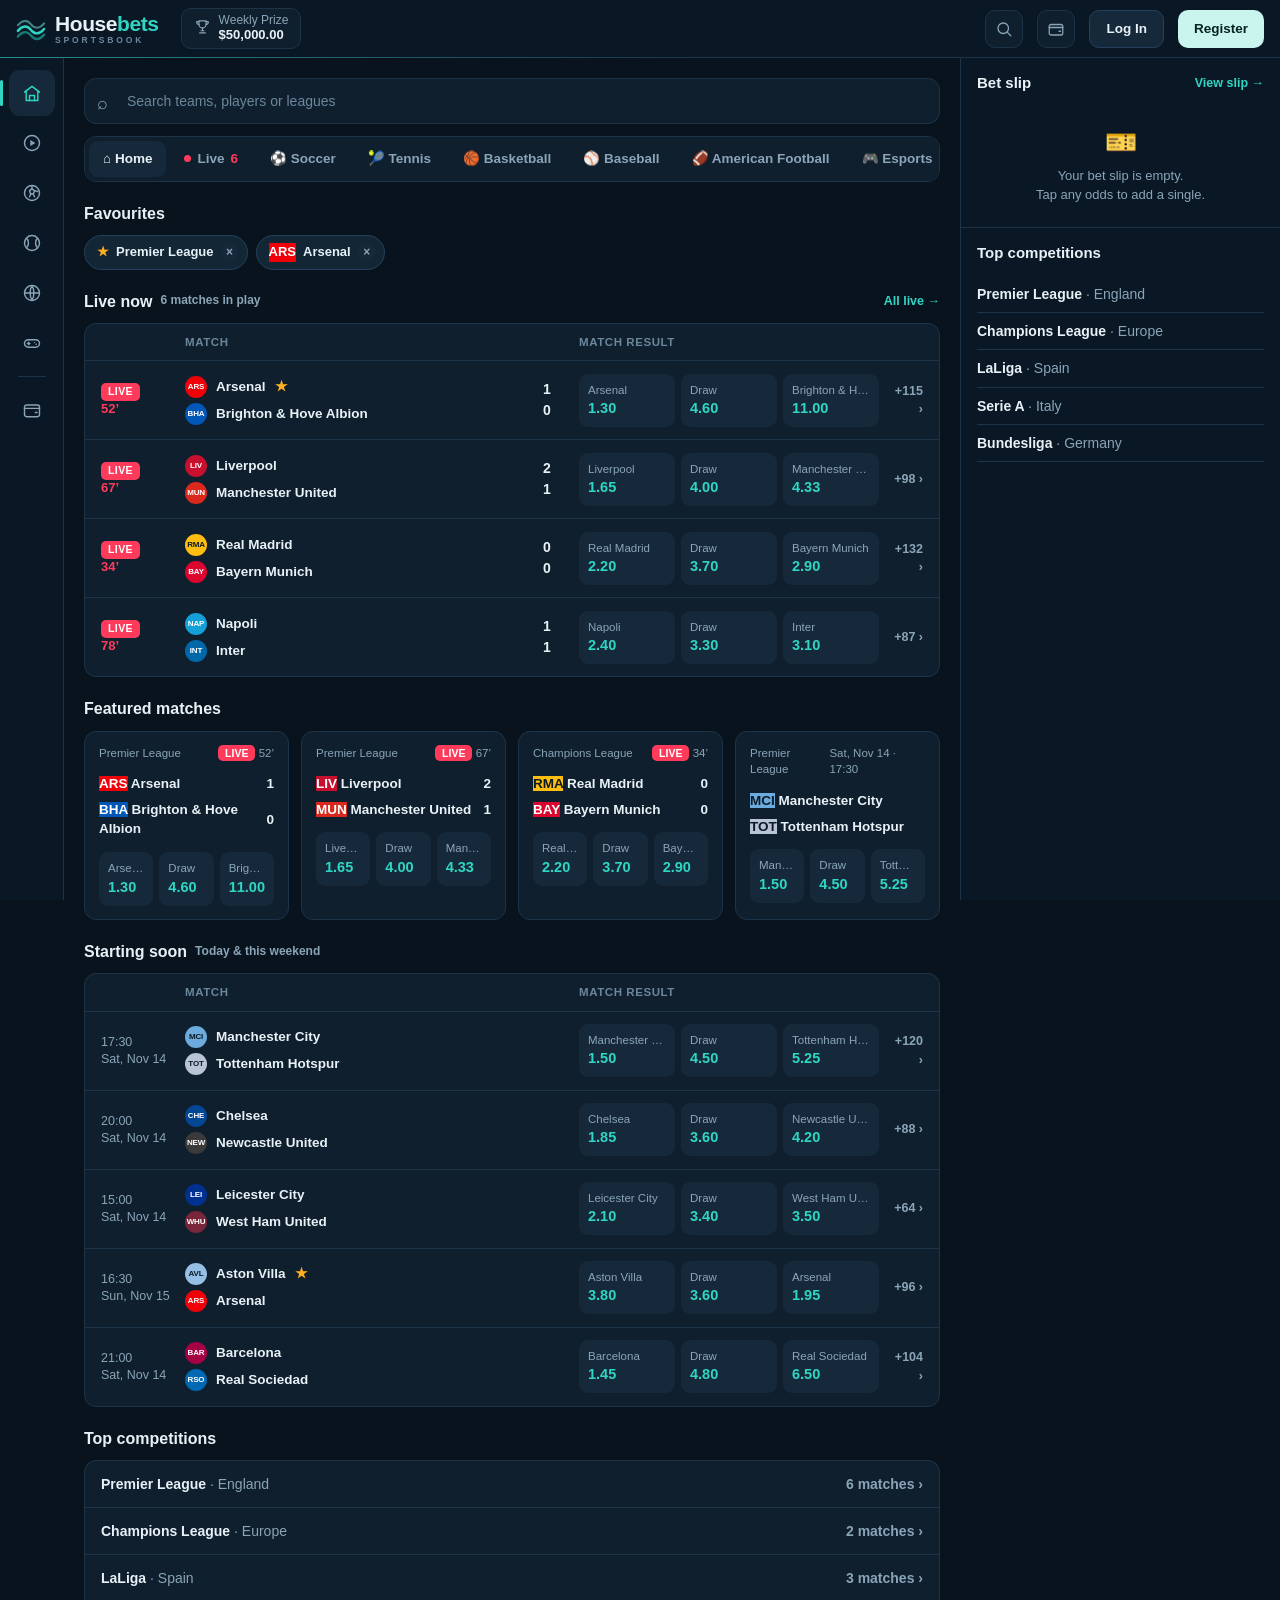
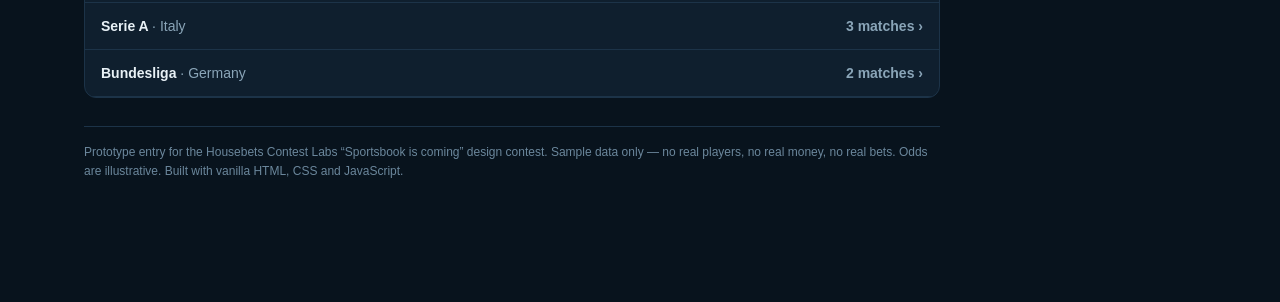
<file: index.html>
<!DOCTYPE html>
<html lang="en">
<head>
<meta charset="UTF-8">
<meta name="viewport" content="width=device-width, initial-scale=1.0">
<title>Housebets Sportsbook — Sports Home (prototype)</title>
<link rel="icon" type="image/svg+xml" href="favicon.svg">
<link rel="stylesheet" href="styles.css">
</head>
<body data-page="home">
<header class="topbar" id="topbar"></header>
<div class="layout">
  <nav class="rail" id="rail" aria-label="Sports"></nav>
  <main class="main">
    <div class="searchbar">
      <span class="mag">⌕</span>
      <input id="global-search" type="search" placeholder="Search teams, players or leagues" autocomplete="off" aria-label="Search teams, players or leagues">
      <div class="search-results" id="search-results"></div>
    </div>
    <nav class="sport-tabs" aria-label="Sports">
      <a href="index.html" class="active">⌂ Home</a>
      <a href="live.html"><span class="live-dot"></span> Live <span class="live-count">6</span></a>
      <a href="football.html">⚽ Soccer</a>
      <a href="live.html">🎾 Tennis</a>
      <a href="live.html">🏀 Basketball</a>
      <a href="live.html">⚾ Baseball</a>
      <a href="live.html">🏈 American Football</a>
      <a href="live.html">🎮 Esports</a>
    </nav>
    <h2 class="sec">Favourites</h2>
    <div class="fav-chips" id="fav-chips"></div>
    <div id="home-content"></div>
    <p class="footer-note">Prototype entry for the Housebets Contest Labs “Sportsbook is coming” design contest. Sample data only — no real players, no real money, no real bets. Odds are illustrative. Built with vanilla HTML, CSS and JavaScript.</p>
  </main>
  <aside class="side" id="side"></aside>
</div>
<div class="bottom-bar" id="bottombar"></div>
<div class="toast" id="toast"></div>
<script src="data.js"></script>
<script src="app.js"></script>
<script>HB_APP.init('home'); HB_APP.renderHome();</script>
</body>
</html>
</file>
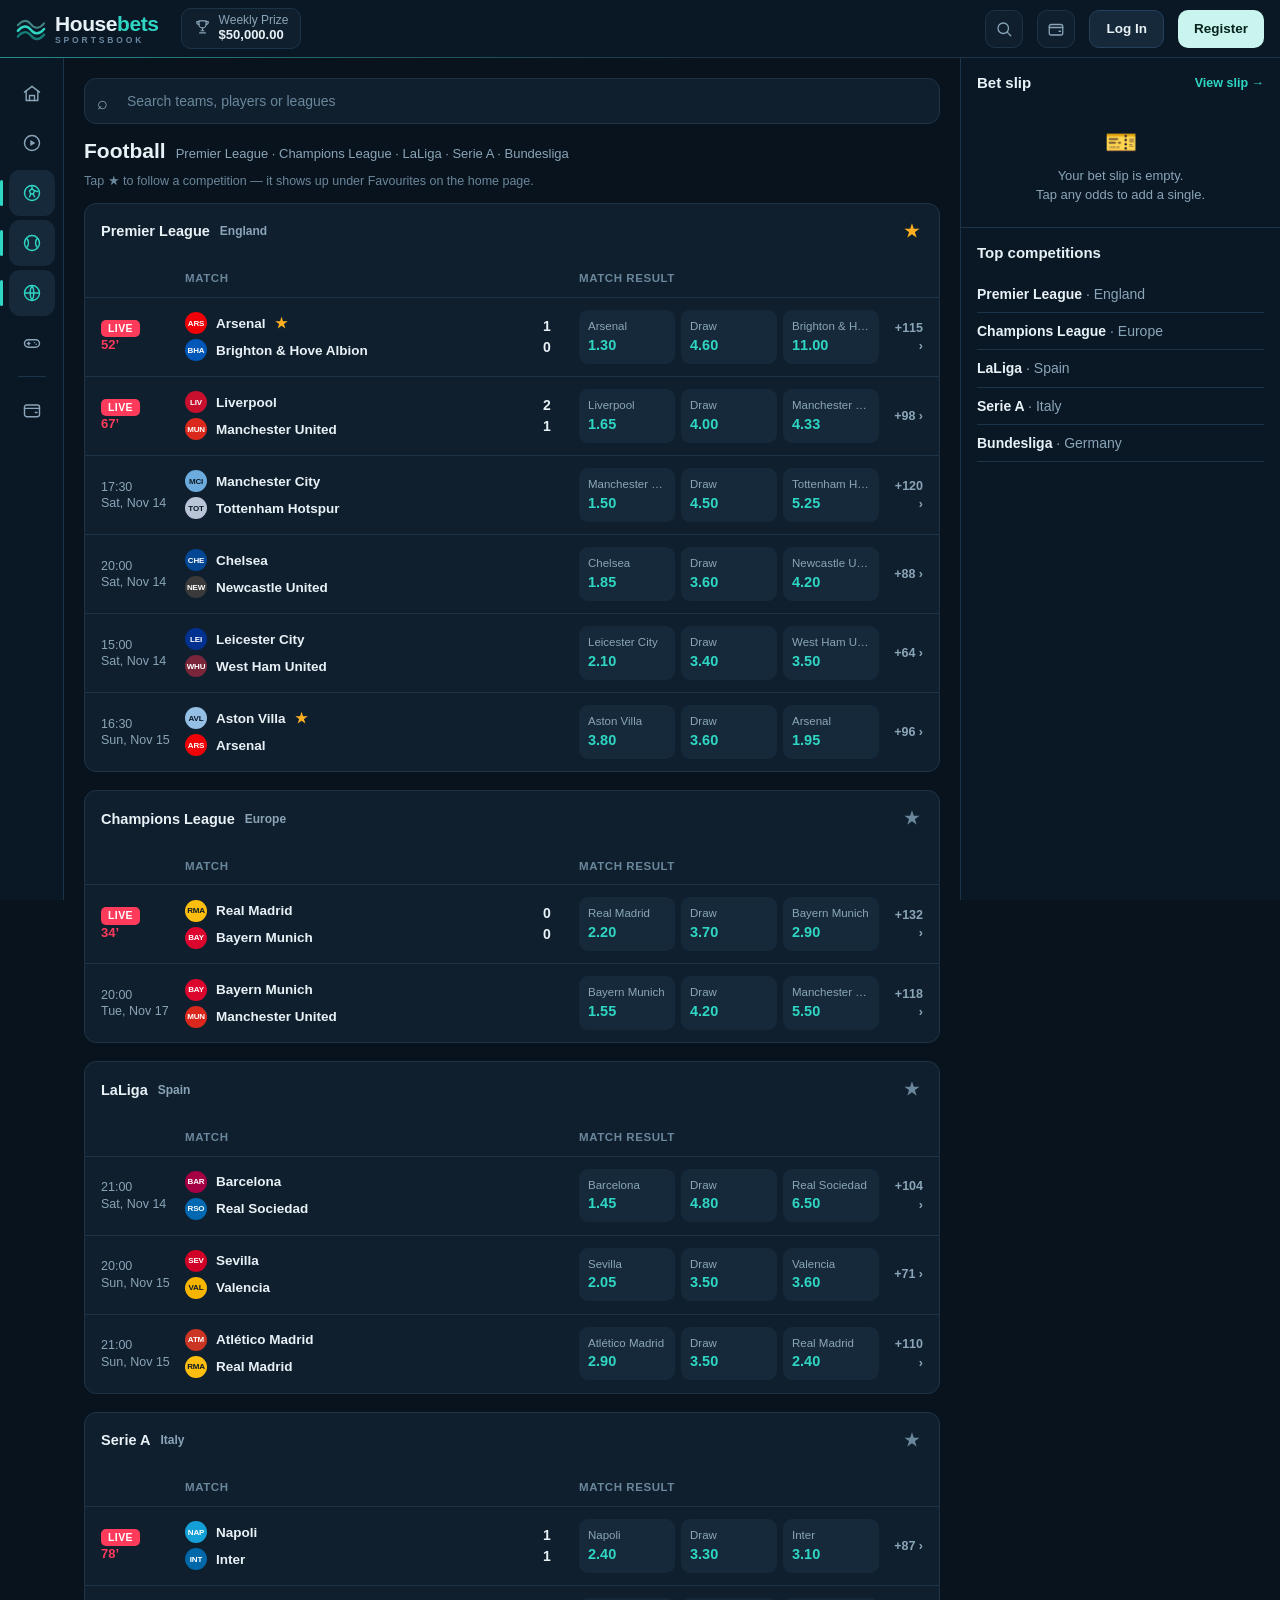
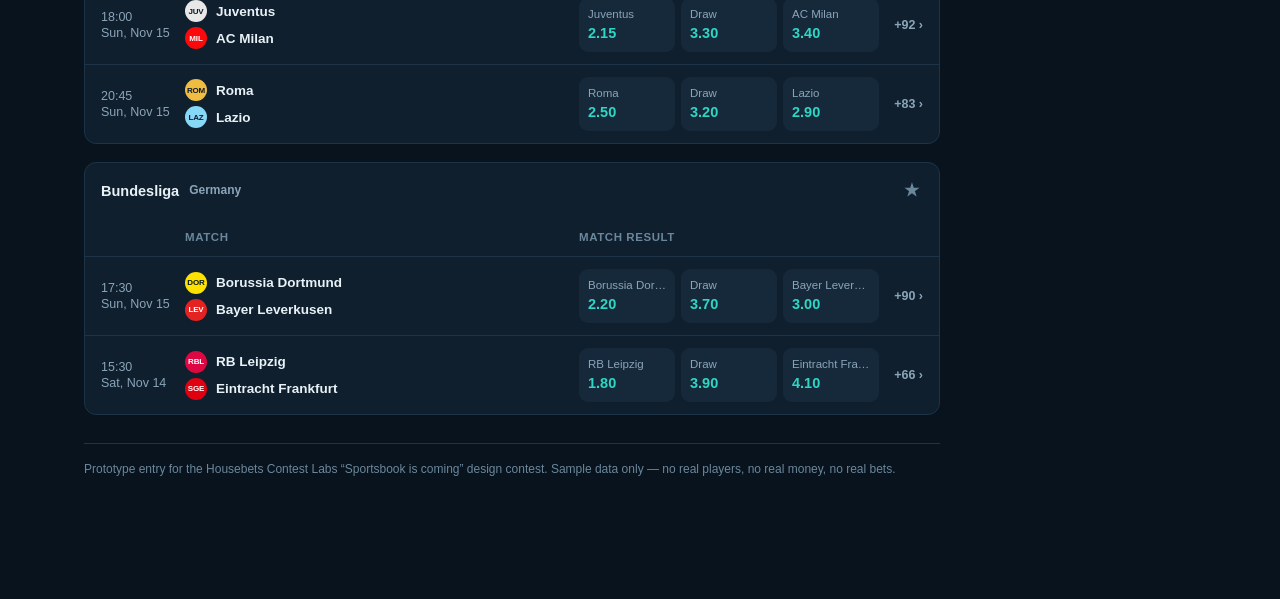
<file: football.html>
<!DOCTYPE html>
<html lang="en">
<head>
<meta charset="UTF-8">
<meta name="viewport" content="width=device-width, initial-scale=1.0">
<title>Housebets Sportsbook — Football (prototype)</title>
<link rel="icon" type="image/svg+xml" href="favicon.svg">
<link rel="stylesheet" href="styles.css">
</head>
<body data-page="football">
<header class="topbar" id="topbar"></header>
<div class="layout">
  <nav class="rail" id="rail" aria-label="Sports"></nav>
  <main class="main">
    <div class="searchbar">
      <span class="mag">⌕</span>
      <input id="global-search" type="search" placeholder="Search teams, players or leagues" autocomplete="off" aria-label="Search teams, players or leagues">
      <div class="search-results" id="search-results"></div>
    </div>
    <div class="page-head"><h1>Football</h1><span>Premier League · Champions League · LaLiga · Serie A · Bundesliga</span></div>
    <p class="hint">Tap ★ to follow a competition — it shows up under Favourites on the home page.</p>
    <div id="football-content" style="margin-top:12px"></div>
    <p class="footer-note">Prototype entry for the Housebets Contest Labs “Sportsbook is coming” design contest. Sample data only — no real players, no real money, no real bets.</p>
  </main>
  <aside class="side" id="side"></aside>
</div>
<div class="bottom-bar" id="bottombar"></div>
<div class="toast" id="toast"></div>
<script src="data.js"></script>
<script src="app.js"></script>
<script>HB_APP.init('football'); HB_APP.renderFootball(); window.addEventListener('hashchange', function(){ HB_APP.renderFootball(); });</script>
</body>
</html>
</file>
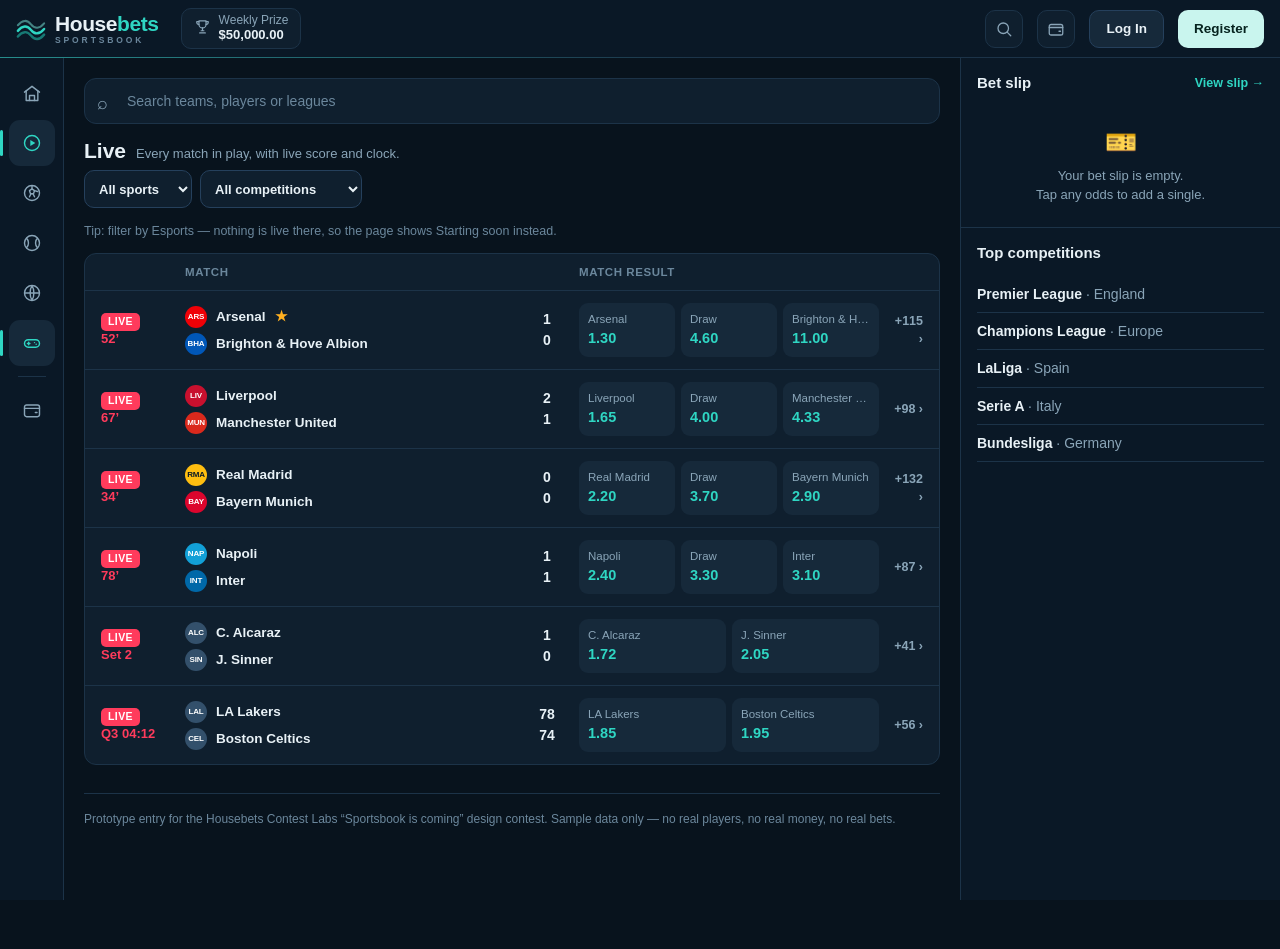
<file: live.html>
<!DOCTYPE html>
<html lang="en">
<head>
<meta charset="UTF-8">
<meta name="viewport" content="width=device-width, initial-scale=1.0">
<title>Housebets Sportsbook — Live (prototype)</title>
<link rel="icon" type="image/svg+xml" href="favicon.svg">
<link rel="stylesheet" href="styles.css">
</head>
<body data-page="live">
<header class="topbar" id="topbar"></header>
<div class="layout">
  <nav class="rail" id="rail" aria-label="Sports"></nav>
  <main class="main">
    <div class="searchbar">
      <span class="mag">⌕</span>
      <input id="global-search" type="search" placeholder="Search teams, players or leagues" autocomplete="off" aria-label="Search teams, players or leagues">
      <div class="search-results" id="search-results"></div>
    </div>
    <div class="page-head"><h1>Live</h1><span>Every match in play, with live score and clock.</span></div>
    <div class="filters">
      <select id="f-sport" aria-label="Filter by sport">
        <option value="All">All sports</option>
        <option value="Soccer">Soccer</option>
        <option value="Tennis">Tennis</option>
        <option value="Basketball">Basketball</option>
        <option value="Esports">Esports</option>
      </select>
      <select id="f-comp" aria-label="Filter by competition">
        <option value="All">All competitions</option>
        <option value="epl">Premier League</option>
        <option value="ucl">Champions League</option>
        <option value="laliga">LaLiga</option>
        <option value="seriea">Serie A</option>
        <option value="bundes">Bundesliga</option>
        <option value="atp">ATP Finals</option>
        <option value="nba">NBA</option>
      </select>
    </div>
    <p class="hint">Tip: filter by Esports — nothing is live there, so the page shows Starting soon instead.</p>
    <div id="live-content" style="margin-top:12px"></div>
    <p class="footer-note">Prototype entry for the Housebets Contest Labs “Sportsbook is coming” design contest. Sample data only — no real players, no real money, no real bets.</p>
  </main>
  <aside class="side" id="side"></aside>
</div>
<div class="bottom-bar" id="bottombar"></div>
<div class="toast" id="toast"></div>
<script src="data.js"></script>
<script src="app.js"></script>
<script>HB_APP.init('live'); HB_APP.renderLive();</script>
</body>
</html>
</file>
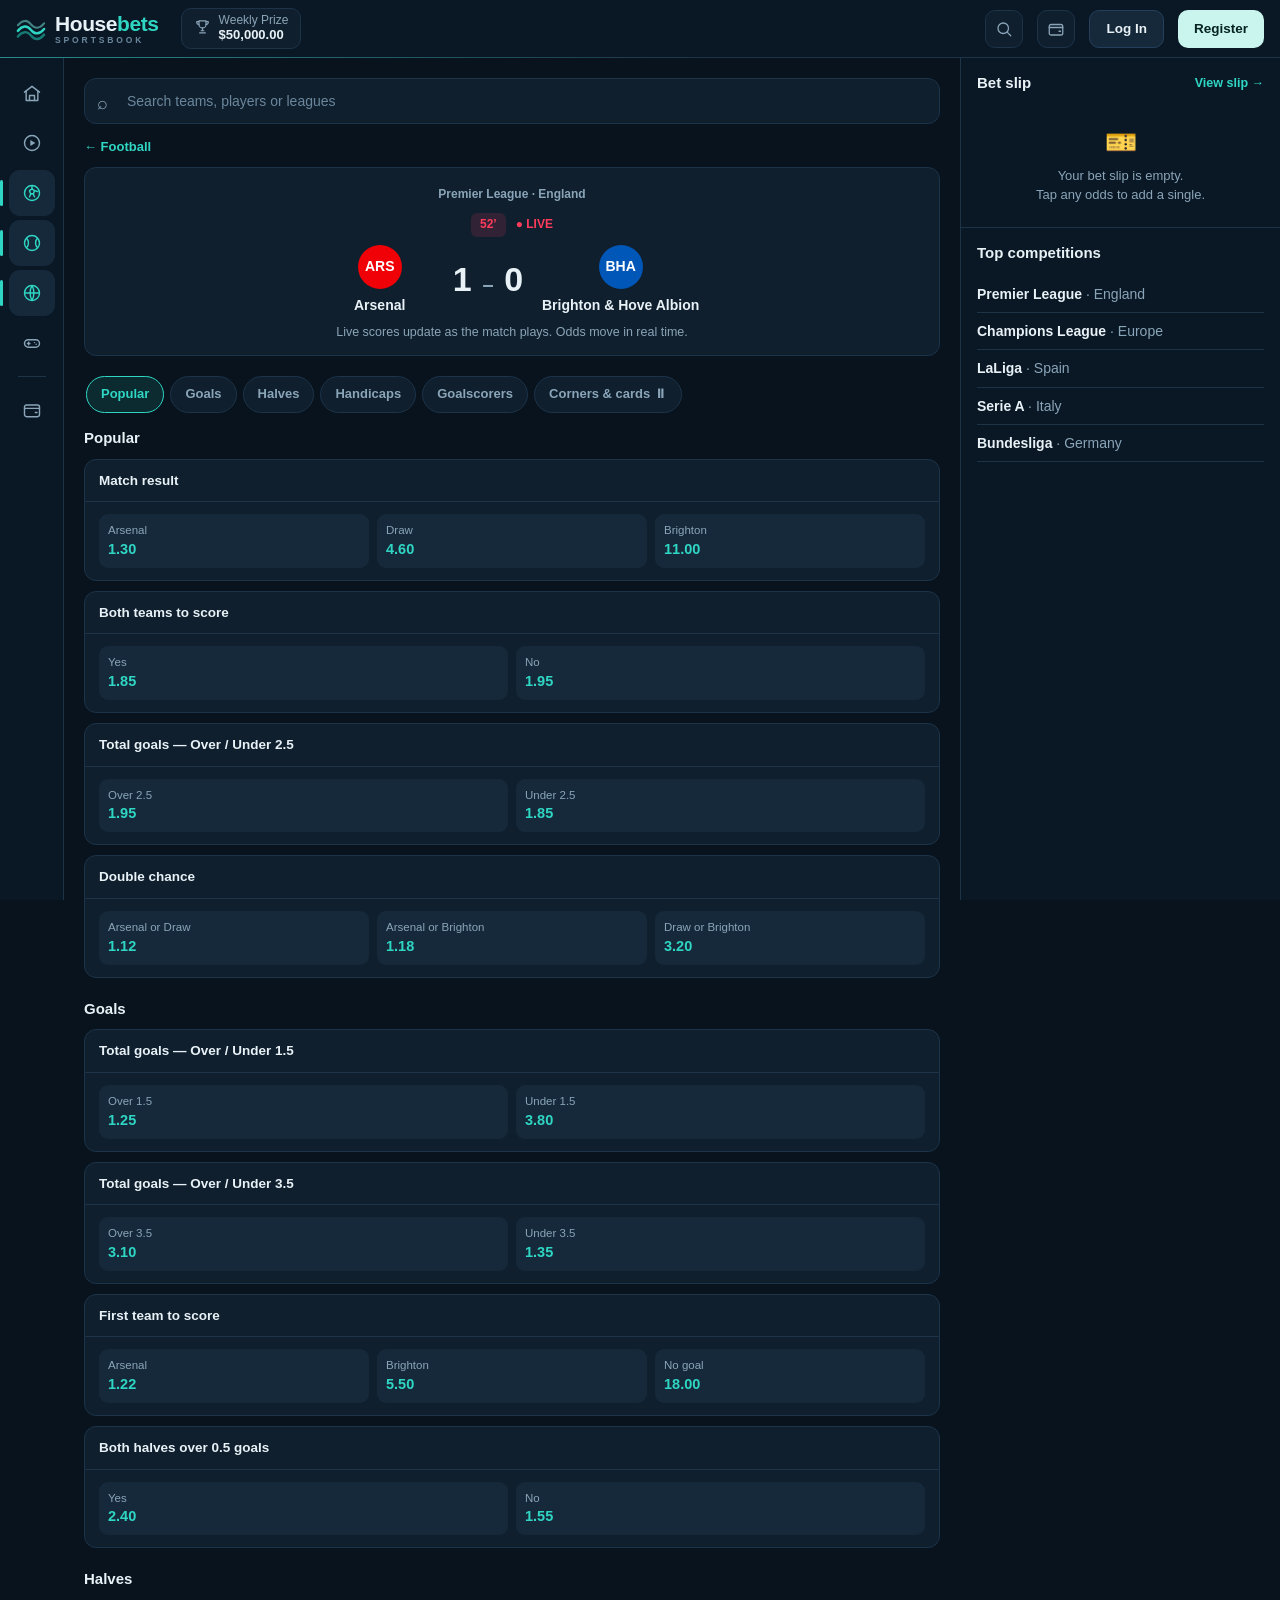
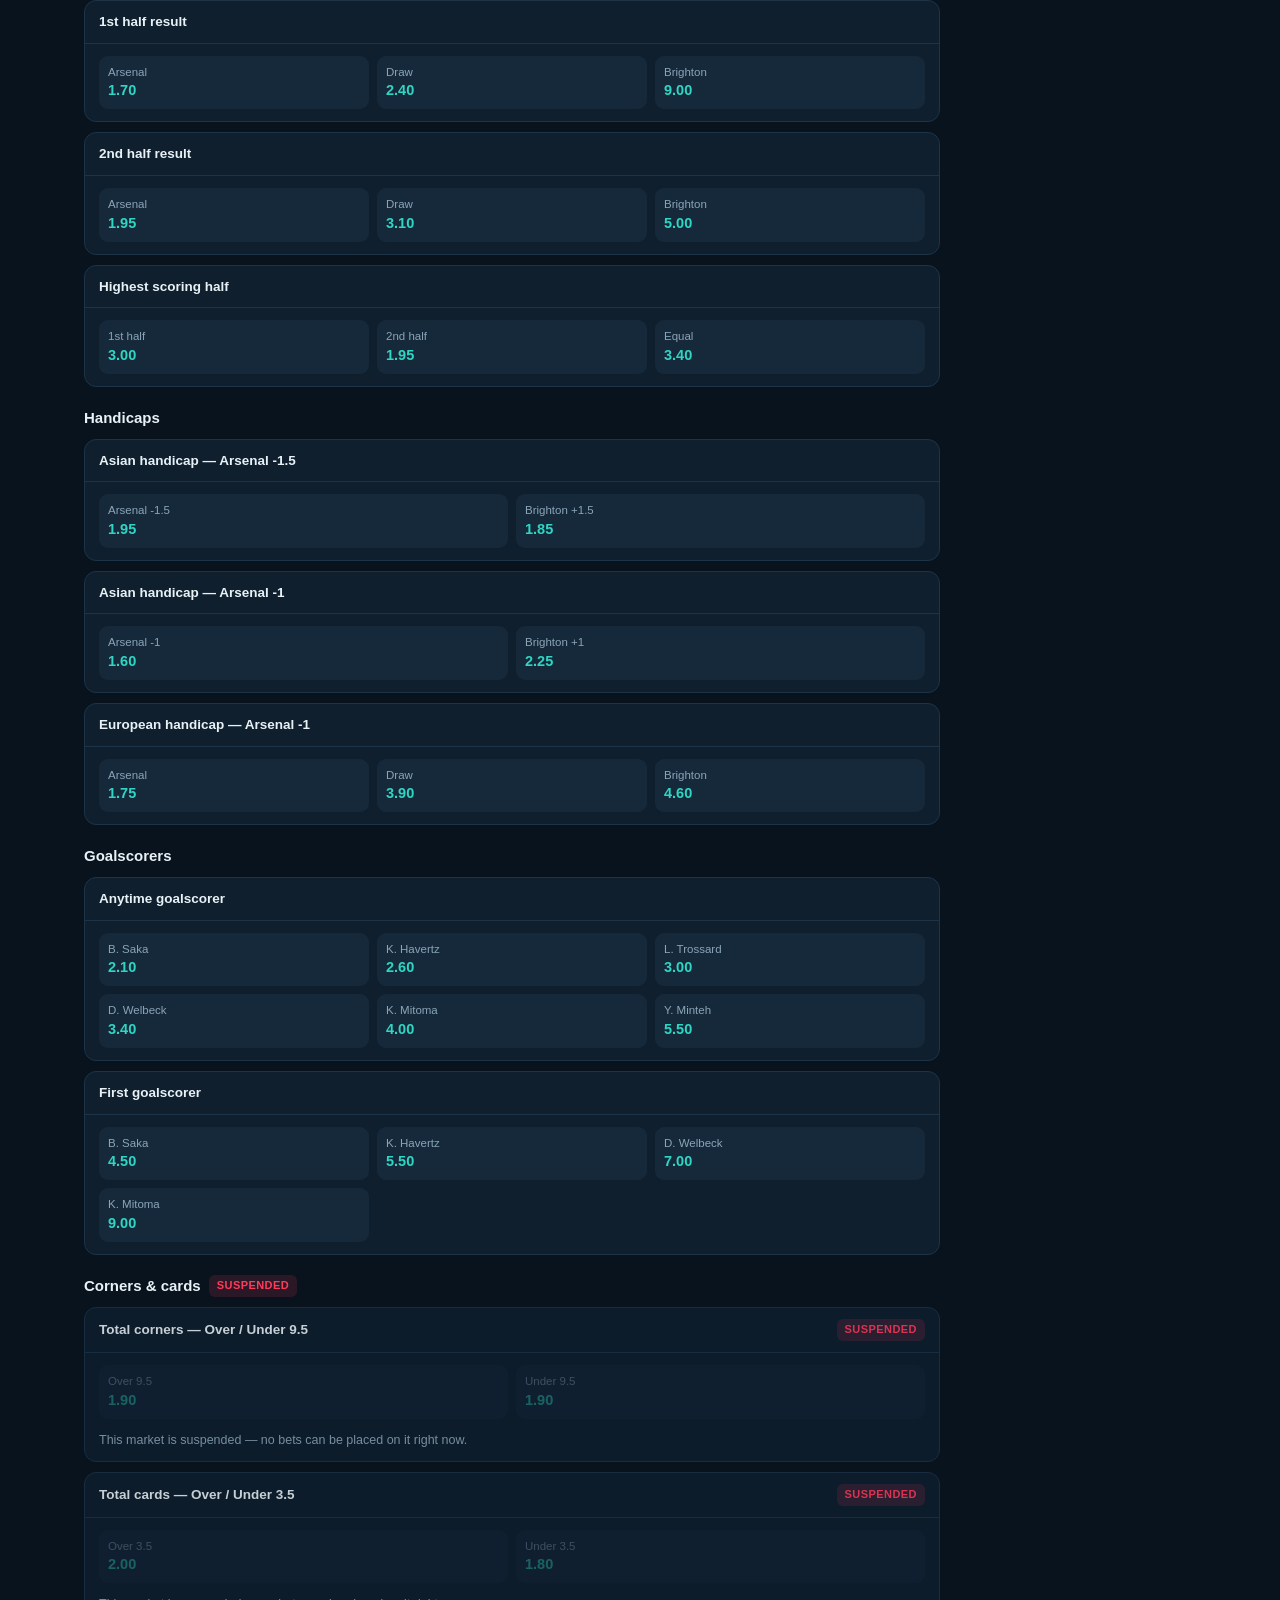
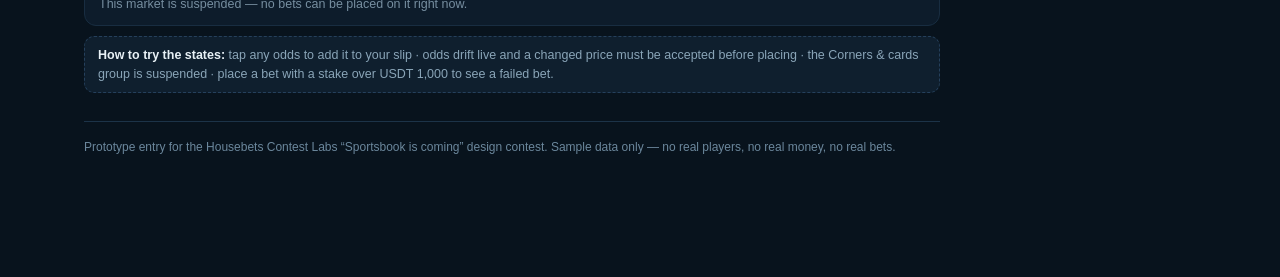
<file: match.html>
<!DOCTYPE html>
<html lang="en">
<head>
<meta charset="UTF-8">
<meta name="viewport" content="width=device-width, initial-scale=1.0">
<title>Housebets Sportsbook — Match (prototype)</title>
<link rel="icon" type="image/svg+xml" href="favicon.svg">
<link rel="stylesheet" href="styles.css">
</head>
<body data-page="match">
<header class="topbar" id="topbar"></header>
<div class="layout">
  <nav class="rail" id="rail" aria-label="Sports"></nav>
  <main class="main">
    <div class="searchbar">
      <span class="mag">⌕</span>
      <input id="global-search" type="search" placeholder="Search teams, players or leagues" autocomplete="off" aria-label="Search teams, players or leagues">
      <div class="search-results" id="search-results"></div>
    </div>
    <div id="match-content"></div>
    <p class="footer-note">Prototype entry for the Housebets Contest Labs “Sportsbook is coming” design contest. Sample data only — no real players, no real money, no real bets.</p>
  </main>
  <aside class="side" id="side"></aside>
</div>
<div class="bottom-bar" id="bottombar"></div>
<div class="toast" id="toast"></div>
<script src="data.js"></script>
<script src="app.js"></script>
<script>
  HB_APP.init('football');
  var id = new URLSearchParams(location.search).get('id') || 'ars-bha';
  HB_APP.renderMatch(id);
</script>
</body>
</html>
</file>
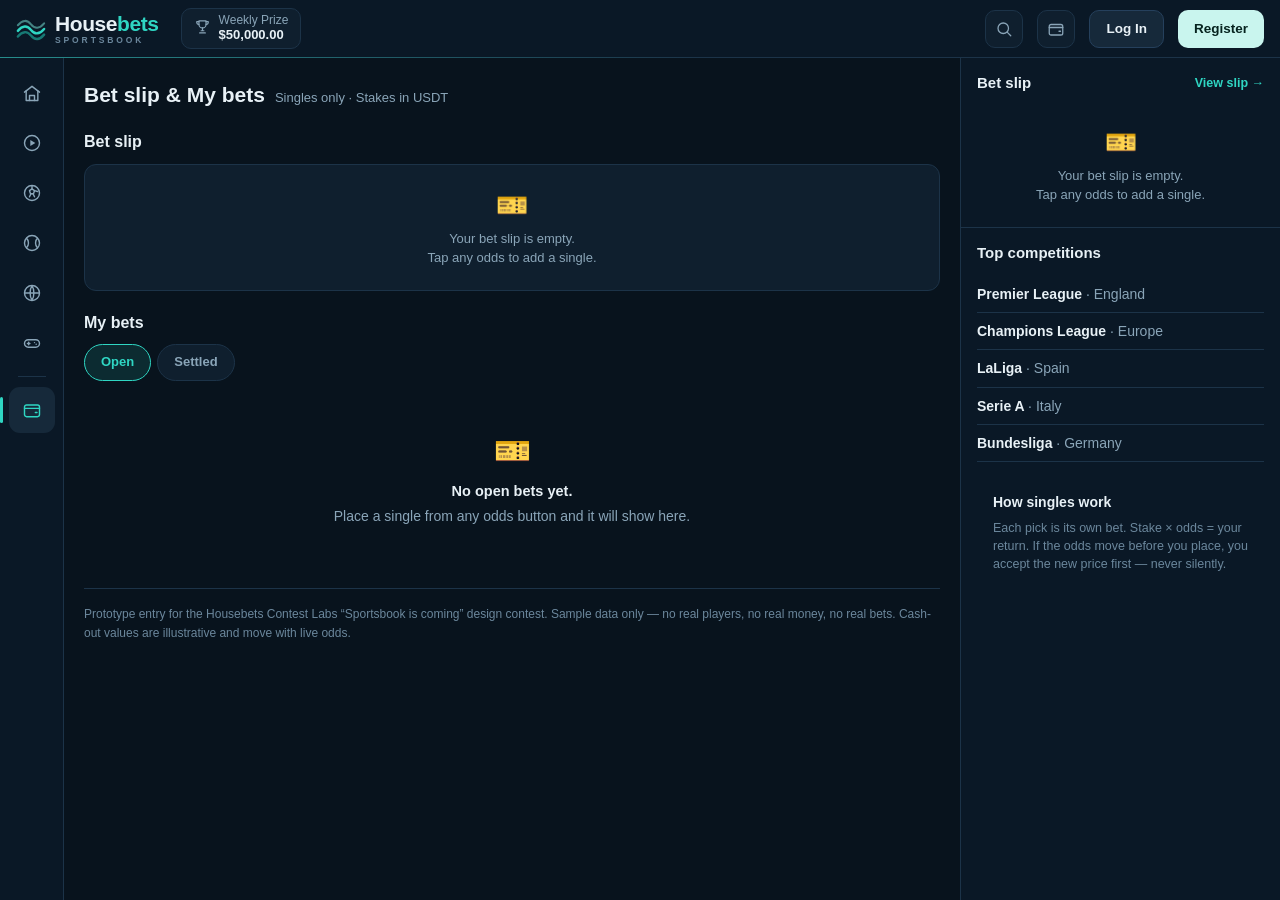
<file: slip.html>
<!DOCTYPE html>
<html lang="en">
<head>
<meta charset="UTF-8">
<meta name="viewport" content="width=device-width, initial-scale=1.0">
<title>Housebets Sportsbook — Bet slip &amp; My bets (prototype)</title>
<link rel="icon" type="image/svg+xml" href="favicon.svg">
<link rel="stylesheet" href="styles.css">
</head>
<body data-page="slip">
<header class="topbar" id="topbar"></header>
<div class="layout">
  <nav class="rail" id="rail" aria-label="Sports"></nav>
  <main class="main">
    <div class="page-head"><h1>Bet slip &amp; My bets</h1><span>Singles only · Stakes in USDT</span></div>
    <div class="place-result" id="place-result" style="display:none;margin:12px 0 0"></div>
    <h2 class="sec">Bet slip</h2>
    <div class="card"><div id="slip-list"></div></div>
    <h2 class="sec">My bets</h2>
    <div class="tabs" id="mybets-tabs">
      <button data-tab="open" class="active">Open</button>
      <button data-tab="settled">Settled</button>
    </div>
    <div id="mybets-list"></div>
    <p class="footer-note">Prototype entry for the Housebets Contest Labs “Sportsbook is coming” design contest. Sample data only — no real players, no real money, no real bets. Cash-out values are illustrative and move with live odds.</p>
  </main>
  <aside class="side" id="side"></aside>
</div>
<div class="bottom-bar" id="bottombar"></div>
<div class="toast" id="toast"></div>
<script src="data.js"></script>
<script src="app.js"></script>
<script>
  HB_APP.init('slip');
  HB_APP.renderMyBets('open');
  document.querySelectorAll('#mybets-tabs button').forEach(function (b) {
    b.addEventListener('click', function () { HB_APP.renderMyBets(b.getAttribute('data-tab')); });
  });
</script>
</body>
</html>
</file>
<file: styles.css>
/* Housebets Sportsbook prototype — styles.
   Dark navy shell, cyan odds, red LIVE badges (as in the contest wireframe). */
:root {
  --bg: #08131d;
  --bg2: #0a1826;
  --panel: #0f1f2e;
  --panel2: #122636;
  --panel3: #16293a;
  --line: #1c3348;
  --line2: #25405c;
  --text: #e8f1f6;
  --muted: #8aa5b8;
  --muted2: #6b879c;
  --cyan: #2fd6c3;
  --cyan-dim: #1fae9e;
  --cyan-bg: rgba(47, 214, 195, .12);
  --red: #ff3b5c;
  --red-bg: rgba(255, 59, 92, .14);
  --green: #3ddc84;
  --amber: #ffb020;
  --radius: 12px;
  --topbar-h: 58px;
  --rail-w: 64px;
  --side-w: 320px;
}
* { box-sizing: border-box; margin: 0; padding: 0; }
html { -webkit-text-size-adjust: 100%; }
body {
  background: var(--bg);
  color: var(--text);
  font-family: Inter, -apple-system, BlinkMacSystemFont, "Segoe UI", Roboto, Helvetica, Arial, sans-serif;
  font-size: 14px;
  line-height: 1.45;
}
a { color: inherit; text-decoration: none; }
button { font: inherit; color: inherit; background: none; border: 0; cursor: pointer; }
input, select { font: inherit; color: var(--text); }
::placeholder { color: var(--muted2); }

/* ---------- Top bar ---------- */
.topbar {
  position: sticky; top: 0; z-index: 60;
  height: var(--topbar-h);
  display: flex; align-items: center; gap: 14px;
  padding: 0 16px;
  background: var(--bg2);
  border-bottom: 1px solid var(--line);
}
.logo { display: flex; align-items: center; gap: 9px; white-space: nowrap; }
.logo svg { flex: none; }
.logo .wordmark { display: flex; flex-direction: column; line-height: 1; gap: 2px; }
.logo .word { font-size: 21px; font-weight: 800; letter-spacing: -.02em; color: var(--text); }
.logo .word b { color: var(--cyan); font-weight: 800; }
.logo .word-sub { font-size: 8.5px; font-weight: 800; letter-spacing: .34em; text-transform: uppercase; color: var(--muted2); }
.topbar::after { content: ""; position: absolute; left: 0; right: 0; bottom: -1px; height: 1px; background: linear-gradient(90deg, var(--cyan), rgba(47,214,195,0) 55%); opacity: .55; pointer-events: none; }
.prize-chip {
  display: flex; align-items: center; gap: 8px;
  background: var(--panel); border: 1px solid var(--line);
  border-radius: 10px; padding: 5px 12px; margin-left: 8px;
  font-size: 12px; color: var(--muted); line-height: 1.15; white-space: nowrap;
}
.prize-chip b { display: block; color: var(--text); font-size: 13px; }
.prize-chip .trophy { font-size: 17px; }
.topbar .spacer { flex: 1; }
.icon-btn {
  width: 38px; height: 38px; border-radius: 10px;
  display: inline-flex; align-items: center; justify-content: center;
  background: var(--panel); border: 1px solid var(--line); color: var(--muted);
  font-size: 17px;
}
.icon-btn:hover { color: var(--text); border-color: var(--line2); }
.btn {
  height: 38px; padding: 0 16px; border-radius: 10px;
  font-weight: 700; font-size: 13.5px; white-space: nowrap;
  display: inline-flex; align-items: center; justify-content: center; gap: 6px;
}
.btn-dark { background: var(--panel3); border: 1px solid var(--line2); color: var(--text); }
.btn-light { background: #c9f5ee; color: #06231f; }
.btn-cyan { background: var(--cyan); color: #052622; }
.btn-ghost { background: transparent; border: 1px solid var(--line2); color: var(--muted); }
.btn:disabled { opacity: .45; cursor: not-allowed; }
.btn-block { width: 100%; }

/* ---------- Layout: left rail + main + side panel ---------- */
.layout { display: flex; align-items: flex-start; }
.rail {
  position: sticky; top: var(--topbar-h);
  width: var(--rail-w); flex: none; height: calc(100vh - var(--topbar-h));
  display: flex; flex-direction: column; align-items: center; gap: 4px;
  padding: 12px 0; background: var(--bg2); border-right: 1px solid var(--line);
}
.rail a {
  width: 46px; height: 46px; border-radius: 11px;
  display: flex; align-items: center; justify-content: center;
  color: var(--muted); font-size: 19px; position: relative;
}
.rail a:hover { background: var(--panel); color: var(--text); }
.rail a.active { background: var(--panel3); color: var(--cyan); }
.rail a.active::before { content: ""; position: absolute; left: -9px; top: 10px; bottom: 10px; width: 3px; border-radius: 2px; background: var(--cyan); }
.rail .rail-sep { width: 28px; height: 1px; background: var(--line); margin: 6px 0; }
.main { flex: 1; min-width: 0; padding: 16px 20px 120px; max-width: 1060px; margin: 0 auto; }
.main.wide { max-width: 1240px; }
.side {
  position: sticky; top: var(--topbar-h);
  width: var(--side-w); flex: none; height: calc(100vh - var(--topbar-h));
  border-left: 1px solid var(--line); background: var(--bg2);
  display: flex; flex-direction: column; overflow-y: auto;
}
.side-head { padding: 14px 16px 8px; font-weight: 800; font-size: 15px; display: flex; justify-content: space-between; align-items: center; }
.side-head a { color: var(--cyan); font-size: 12.5px; font-weight: 700; }

/* ---------- Search + sport tabs ---------- */
.searchbar { position: relative; margin: 4px 0 12px; }
.searchbar input {
  width: 100%; height: 46px; border-radius: 12px;
  background: var(--panel); border: 1px solid var(--line);
  padding: 0 14px 0 42px; font-size: 14px; outline: none;
}
.searchbar input:focus { border-color: var(--cyan-dim); }
.searchbar .mag { position: absolute; left: 13px; top: 12px; color: var(--muted); font-size: 18px; }
.search-results {
  position: absolute; left: 0; right: 0; top: 52px; z-index: 40;
  background: var(--panel2); border: 1px solid var(--line2); border-radius: 12px;
  overflow: hidden; box-shadow: 0 14px 40px rgba(0,0,0,.5); display: none;
}
.search-results.open { display: block; }
.search-results .sr-group { padding: 8px 12px 4px; font-size: 11px; font-weight: 800; letter-spacing: .06em; text-transform: uppercase; color: var(--muted2); }
.search-results a.sr { display: flex; align-items: center; gap: 10px; padding: 9px 12px; font-size: 13.5px; }
.search-results a.sr:hover { background: var(--panel3); }
.search-results a.sr small { color: var(--muted); margin-left: auto; }
.sport-tabs { display: flex; gap: 4px; overflow-x: auto; padding: 4px; margin-bottom: 16px; background: var(--panel); border: 1px solid var(--line); border-radius: 12px; scrollbar-width: none; }
.sport-tabs::-webkit-scrollbar { display: none; }
.sport-tabs a {
  flex: none; padding: 8px 14px; border-radius: 9px;
  font-weight: 700; font-size: 13.5px; color: var(--muted); white-space: nowrap;
  display: inline-flex; align-items: center; gap: 6px;
}
.sport-tabs a:hover { color: var(--text); }
.sport-tabs a.active { background: var(--panel3); color: var(--text); }
.live-dot { width: 7px; height: 7px; border-radius: 50%; background: var(--red); display: inline-block; animation: livePulse 2.2s ease-out infinite; }
@keyframes livePulse { 0%, 100% { box-shadow: 0 0 0 0 rgba(255,59,92,.55); } 55% { box-shadow: 0 0 0 5px rgba(255,59,92,0); } }
@keyframes liveGlow { 0%, 100% { opacity: 1; } 50% { opacity: .72; } }
.match-time .live-badge, .scoreboard .clock { animation: liveGlow 2.2s ease-in-out infinite; }
.live-count { color: var(--red); font-weight: 800; }

/* ---------- Sections, headings ---------- */
h2.sec { font-size: 16px; font-weight: 800; margin: 20px 0 10px; display: flex; align-items: center; gap: 8px; }
h2.sec small { color: var(--muted); font-weight: 600; font-size: 12px; }
h2.sec .link { margin-left: auto; color: var(--cyan); font-size: 12.5px; font-weight: 700; }
.card { background: var(--panel); border: 1px solid var(--line); border-radius: var(--radius); overflow: hidden; }
.card-pad { padding: 14px 16px; }

/* ---------- Favourites chips ---------- */
.fav-chips { display: flex; gap: 8px; flex-wrap: wrap; }
.fav-chip {
  display: inline-flex; align-items: center; gap: 7px;
  background: var(--panel2); border: 1px solid var(--line2);
  border-radius: 999px; padding: 7px 8px 7px 12px; font-weight: 700; font-size: 13px;
}
.fav-chip .x { width: 18px; height: 18px; border-radius: 50%; background: var(--panel3); color: var(--muted); font-size: 12px; line-height: 18px; text-align: center; }
.fav-chip .x:hover { color: var(--text); }
.fav-chip .star { color: var(--amber); }

/* ---------- Match rows ---------- */
.match-list-head, .match-row {
  display: grid; grid-template-columns: 74px 1fr 44px 300px 34px; gap: 10px; align-items: center;
}
.match-list-head { padding: 10px 16px; font-size: 11.5px; font-weight: 800; letter-spacing: .05em; text-transform: uppercase; color: var(--muted2); border-bottom: 1px solid var(--line); }
.match-list-head .odds-h { text-align: left; }
.match-row { padding: 12px 16px; border-bottom: 1px solid var(--line); cursor: pointer; }
.match-row:last-child { border-bottom: 0; }
.match-row:hover { background: var(--panel2); }
.match-time { font-size: 12.5px; color: var(--muted); line-height: 1.3; }
.match-time .live-badge { display: inline-block; background: var(--red); color: #fff; font-weight: 800; font-size: 10.5px; padding: 2px 7px; border-radius: 5px; letter-spacing: .04em; }
.match-time .clock { color: var(--red); font-weight: 800; font-size: 13px; }
.team-line { display: flex; align-items: center; gap: 9px; font-weight: 600; font-size: 13.5px; padding: 2.5px 0; }
.team-line .crest {
  width: 22px; height: 22px; border-radius: 50%; flex: none;
  display: inline-flex; align-items: center; justify-content: center;
  font-size: 8px; font-weight: 800; letter-spacing: -.02em;
}
.match-score { text-align: center; font-weight: 800; font-size: 14px; line-height: 1.5; }
.match-score span { display: block; }
.odds3 { display: grid; grid-template-columns: 1fr 1fr 1fr; gap: 6px; }
.odds2 { display: grid; grid-template-columns: 1fr 1fr; gap: 6px; }
.odds-btn {
  background: var(--panel3); border: 1px solid transparent; border-radius: 9px;
  padding: 7px 8px; text-align: left; min-width: 0;
  transition: background .15s, border-color .15s;
}
.odds-btn:hover { background: #1d3648; border-color: var(--line2); }
.odds-btn .pick { display: block; font-size: 11.5px; color: var(--muted); white-space: nowrap; overflow: hidden; text-overflow: ellipsis; }
.odds-btn .val { display: block; font-size: 14.5px; font-weight: 800; color: var(--cyan); }
.odds-btn.in-slip { border-color: var(--cyan); background: var(--cyan-bg); }
.odds-btn:disabled { opacity: .45; cursor: not-allowed; }
.odds-btn.flash-up { animation: flashUp .8s; }
.odds-btn.flash-down { animation: flashDown .8s; }
@keyframes flashUp { 0% { background: rgba(61,220,132,.35); } 100% { background: var(--panel3); } }
@keyframes flashDown { 0% { background: rgba(255,59,92,.35); } 100% { background: var(--panel3); } }
.more { color: var(--muted); font-weight: 700; font-size: 12.5px; text-align: right; }
.follow-btn { color: var(--muted2); font-size: 17px; padding: 4px; }
.follow-btn.on { color: var(--amber); }

/* ---------- Featured cards ---------- */
.feat-row { display: grid; grid-template-columns: repeat(4, 1fr); gap: 12px; }
.feat-card { background: var(--panel); border: 1px solid var(--line); border-radius: var(--radius); padding: 13px 14px; cursor: pointer; }
.feat-card:hover { border-color: var(--line2); background: var(--panel2); }
.feat-top { display: flex; justify-content: space-between; font-size: 11.5px; color: var(--muted); margin-bottom: 10px; }
.feat-team { display: flex; justify-content: space-between; align-items: center; gap: 8px; padding: 3px 0; font-weight: 600; font-size: 13.5px; }
.feat-team .sc { font-weight: 800; }
.feat-odds { margin-top: 10px; }

/* ---------- Scoreboard (match page) ---------- */
.scoreboard { padding: 18px 16px 14px; text-align: center; }
.scoreboard .comp { font-size: 12px; color: var(--muted); font-weight: 700; }
.scoreboard .clock-row { display: flex; align-items: center; justify-content: center; gap: 10px; margin: 10px 0 4px; }
.scoreboard .clock { background: var(--red-bg); color: var(--red); font-weight: 800; font-size: 12px; padding: 3px 9px; border-radius: 6px; }
.sb-teams { display: flex; align-items: center; justify-content: center; gap: 18px; margin-top: 8px; }
.sb-team { display: flex; flex-direction: column; align-items: center; gap: 6px; font-weight: 700; font-size: 14px; min-width: 110px; }
.sb-team .crest { width: 44px; height: 44px; font-size: 14px; border-radius: 50%; display: flex; align-items: center; justify-content: center; font-weight: 800; }
.sb-score { font-size: 34px; font-weight: 800; letter-spacing: .02em; }
.sb-score small { color: var(--muted); font-size: 20px; }
.sb-note { color: var(--muted); font-size: 12.5px; margin-top: 8px; }

/* ---------- Market groups ---------- */
.group-tabs { display: flex; gap: 6px; overflow-x: auto; padding: 2px; margin: 18px 0 12px; scrollbar-width: none; }
.group-tabs::-webkit-scrollbar { display: none; }
.group-tabs button {
  flex: none; padding: 8px 14px; border-radius: 999px; font-weight: 700; font-size: 13px;
  background: var(--panel); border: 1px solid var(--line); color: var(--muted); white-space: nowrap;
}
.group-tabs button.active { background: var(--cyan-bg); border-color: var(--cyan); color: var(--cyan); }
.market { background: var(--panel); border: 1px solid var(--line); border-radius: var(--radius); margin-bottom: 10px; overflow: hidden; }
.market.suspended { opacity: .85; }
.market-head { display: flex; align-items: center; gap: 8px; padding: 11px 14px; font-weight: 700; font-size: 13.5px; border-bottom: 1px solid var(--line); }
.market-head .susp-tag { margin-left: auto; }
.susp-tag { background: var(--red-bg); color: var(--red); font-size: 11px; font-weight: 800; padding: 3px 8px; border-radius: 6px; letter-spacing: .04em; }
.group-head { font-size: 15px; font-weight: 800; margin: 20px 0 10px; display: flex; align-items: center; gap: 8px; }
.group-head:first-of-type { margin-top: 4px; }
.market-body { padding: 12px 14px; display: grid; grid-template-columns: repeat(3, 1fr); gap: 8px; }
.market-body.two { grid-template-columns: repeat(2, 1fr); }
.susp-note { padding: 0 14px 12px; color: var(--muted); font-size: 12.5px; }

/* ---------- Competition sections (football) ---------- */
.comp-block { margin-bottom: 18px; }
.comp-head { display: flex; align-items: center; gap: 10px; padding: 12px 16px; font-weight: 800; font-size: 14.5px; }
.comp-head .country { color: var(--muted); font-weight: 600; font-size: 12px; }
.comp-head .follow-btn { margin-left: auto; }

/* ---------- Filters (live page) ---------- */
.filters { display: flex; gap: 8px; flex-wrap: wrap; margin-bottom: 14px; }
.filters select {
  background: var(--panel); border: 1px solid var(--line2); border-radius: 10px;
  height: 38px; padding: 0 10px; font-weight: 700; font-size: 13px; outline: none;
}

/* ---------- Bet slip ---------- */
.slip-empty { padding: 22px 16px; text-align: center; color: var(--muted); font-size: 13px; }
.slip-empty .big { font-size: 26px; display: block; margin-bottom: 6px; }
.slip-row { padding: 12px 16px; border-bottom: 1px solid var(--line); }
.slip-row .s-match { font-size: 12px; color: var(--muted); font-weight: 700; }
.slip-row .s-pick { font-weight: 800; font-size: 13.5px; margin: 3px 0 1px; }
.slip-row .s-market { font-size: 12px; color: var(--muted); }
.slip-row .s-odds { color: var(--cyan); font-weight: 800; }
.slip-stake { display: flex; align-items: center; gap: 8px; margin-top: 9px; }
.slip-stake .cur { background: var(--panel3); border: 1px solid var(--line2); border-radius: 8px; padding: 7px 9px; font-weight: 800; font-size: 12px; color: var(--muted); }
.slip-stake input {
  flex: 1; min-width: 0; height: 36px; border-radius: 8px;
  background: var(--bg); border: 1px solid var(--line2); padding: 0 10px; outline: none;
  font-weight: 700; font-size: 14px; text-align: right;
}
.slip-stake input:focus { border-color: var(--cyan-dim); }
.slip-return { margin-top: 7px; font-size: 12.5px; color: var(--muted); display: flex; justify-content: space-between; }
.slip-return b { color: var(--text); }
.slip-remove { float: right; color: var(--muted2); font-size: 16px; padding: 2px 6px; }
.slip-remove:hover { color: var(--red); }
.odds-changed {
  margin-top: 9px; background: rgba(255, 176, 32, .12); border: 1px solid rgba(255, 176, 32, .45);
  border-radius: 9px; padding: 8px 10px; font-size: 12.5px; color: #ffd479;
  display: flex; align-items: center; gap: 8px; flex-wrap: wrap;
}
.odds-changed button { background: var(--amber); color: #231600; font-weight: 800; font-size: 12px; padding: 5px 10px; border-radius: 7px; margin-left: auto; }
.slip-suspended {
  margin-top: 9px; background: var(--red-bg); border: 1px solid rgba(255,59,92,.4);
  border-radius: 9px; padding: 8px 10px; font-size: 12.5px; color: #ff8ba0; font-weight: 700;
}
.slip-foot { padding: 14px 16px; border-top: 1px solid var(--line); }
.slip-total { display: flex; justify-content: space-between; font-size: 13px; color: var(--muted); padding: 3px 0; }
.slip-total b { color: var(--text); font-size: 14px; }
.slip-note { font-size: 12px; color: var(--muted2); margin: 8px 0 10px; line-height: 1.5; }
.place-result { margin: 12px 16px 0; border-radius: 10px; padding: 11px 13px; font-size: 13px; line-height: 1.55; }
.place-result.ok { background: rgba(61,220,132,.12); border: 1px solid rgba(61,220,132,.4); color: #9df0c2; }
.place-result.bad { background: var(--red-bg); border: 1px solid rgba(255,59,92,.4); color: #ff9db0; }
.place-result.mixed { background: rgba(255,176,32,.12); border: 1px solid rgba(255,176,32,.45); color: #ffd479; }

/* ---------- My bets ---------- */
.tabs { display: flex; gap: 6px; margin-bottom: 14px; }
.tabs button {
  padding: 8px 16px; border-radius: 999px; font-weight: 700; font-size: 13px;
  background: var(--panel); border: 1px solid var(--line); color: var(--muted);
}
.tabs button.active { background: var(--cyan-bg); border-color: var(--cyan); color: var(--cyan); }
.bet-card { background: var(--panel); border: 1px solid var(--line); border-radius: var(--radius); padding: 13px 15px; margin-bottom: 10px; }
.bet-card .b-top { display: flex; justify-content: space-between; gap: 10px; font-size: 12px; color: var(--muted); font-weight: 700; }
.bet-card .b-pick { font-weight: 800; font-size: 14px; margin: 5px 0 2px; }
.bet-card .b-meta { font-size: 12.5px; color: var(--muted); }
.bet-card .b-amounts { display: flex; gap: 18px; margin-top: 9px; font-size: 12.5px; color: var(--muted); }
.bet-card .b-amounts b { color: var(--text); display: block; font-size: 13.5px; }
.bet-card .b-actions { margin-top: 11px; display: flex; gap: 8px; align-items: center; }
.status-pill { font-size: 11px; font-weight: 800; padding: 3px 9px; border-radius: 999px; letter-spacing: .03em; }
.status-open { background: var(--cyan-bg); color: var(--cyan); }
.status-won { background: rgba(61,220,132,.13); color: var(--green); }
.status-lost { background: var(--red-bg); color: #ff8ba0; }
.status-cashed { background: rgba(255,176,32,.13); color: var(--amber); }
.cashout-box { margin-top: 10px; background: var(--panel2); border: 1px solid var(--line2); border-radius: 10px; padding: 10px 12px; font-size: 13px; display: flex; align-items: center; gap: 10px; flex-wrap: wrap; }
.cashout-box b { color: var(--cyan); font-size: 15px; }
.cashout-box .btn { height: 32px; padding: 0 12px; font-size: 12.5px; }

/* ---------- Bottom slip bar (phones) ---------- */
.bottom-bar {
  display: none; position: fixed; left: 0; right: 0; bottom: 0; z-index: 70;
  background: var(--panel2); border-top: 1px solid var(--line2);
  padding: 10px 14px calc(10px + env(safe-area-inset-bottom));
  align-items: center; gap: 12px;
}
.bottom-bar .bb-info { flex: 1; min-width: 0; }
.bottom-bar .bb-info b { display: block; font-size: 13.5px; }
.bottom-bar .bb-info span { font-size: 12px; color: var(--muted); }
.bottom-bar .btn { height: 40px; }

/* ---------- Toast ---------- */
.toast {
  position: fixed; left: 50%; bottom: 86px; transform: translateX(-50%) translateY(8px);
  background: var(--panel2); border: 1px solid var(--line2); color: var(--text);
  padding: 10px 16px; border-radius: 999px; font-size: 13px; font-weight: 700;
  opacity: 0; pointer-events: none; transition: opacity .2s, transform .2s; z-index: 90;
  box-shadow: 0 10px 30px rgba(0,0,0,.5); max-width: 92vw; text-align: center;
}
.toast.show { opacity: 1; transform: translateX(-50%) translateY(0); }

/* ---------- Misc ---------- */
.footer-note { margin-top: 28px; padding-top: 16px; border-top: 1px solid var(--line); color: var(--muted2); font-size: 12px; line-height: 1.6; }
.empty-state { text-align: center; color: var(--muted); padding: 34px 16px; }
.empty-state .big { font-size: 30px; display: block; margin-bottom: 8px; }
.empty-state b { color: var(--text); display: block; margin-bottom: 4px; font-size: 14.5px; }
.hint { font-size: 12.5px; color: var(--muted2); margin-top: 6px; }
.page-head { display: flex; align-items: baseline; gap: 10px; margin: 6px 0 4px; }
.page-head h1 { font-size: 21px; font-weight: 800; }
.page-head span { color: var(--muted); font-size: 13px; }
.back-link { color: var(--cyan); font-weight: 700; font-size: 13px; display: inline-block; margin-bottom: 10px; }
.demo-strip { background: var(--panel); border: 1px dashed var(--line2); border-radius: 10px; padding: 9px 13px; font-size: 12.5px; color: var(--muted); margin: 10px 0 14px; }
.demo-strip b { color: var(--text); }

/* ---------- Responsive ---------- */
@media (max-width: 1180px) {
  .side { display: none; }
  .main { max-width: 980px; }
}
@media (max-width: 900px) {
  .rail { display: none; }
  .main { padding: 12px 12px 120px; }
  .feat-row { grid-template-columns: repeat(2, 1fr); }
  .match-list-head, .match-row { grid-template-columns: 62px 1fr 36px 218px 26px; gap: 8px; }
  .market-body { grid-template-columns: repeat(2, 1fr); }
  .bottom-bar { display: flex; }
  .prize-chip { display: none; }
  .topbar .btn-dark { display: none; }
  .topbar .btn-light { padding: 0 12px; }
}
@media (max-width: 560px) {
  .feat-row { grid-template-columns: 1fr; }
  .match-list-head { display: none; }
  .match-row { grid-template-columns: 58px 1fr 30px; grid-template-rows: auto auto; row-gap: 6px; }
  .match-row .odds3, .match-row .odds2 { grid-column: 1 / -1; }
  .match-row .more { display: none; }
  .market-body { grid-template-columns: 1fr 1fr; }
  .logo .word { font-size: 18px; }
  .sb-team { min-width: 84px; font-size: 12.5px; }
  .sb-score { font-size: 28px; }
}
</file>
